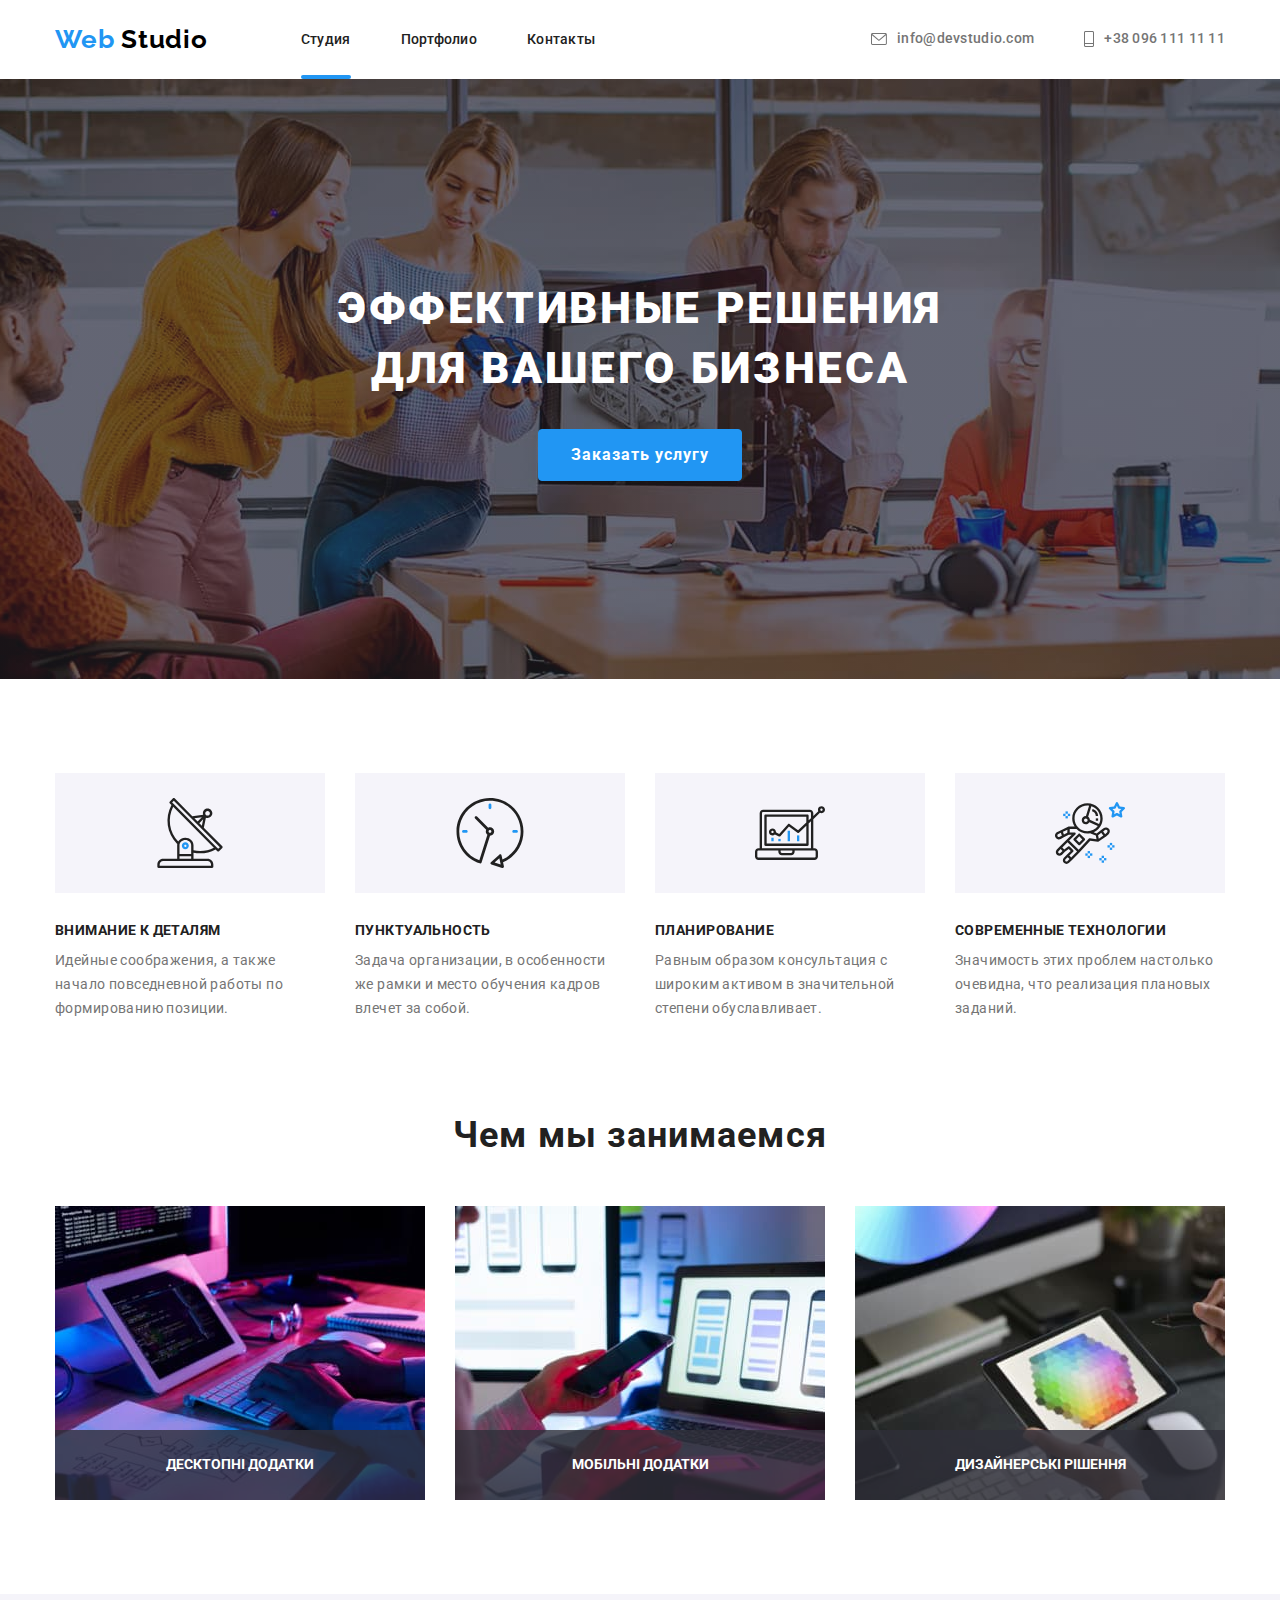
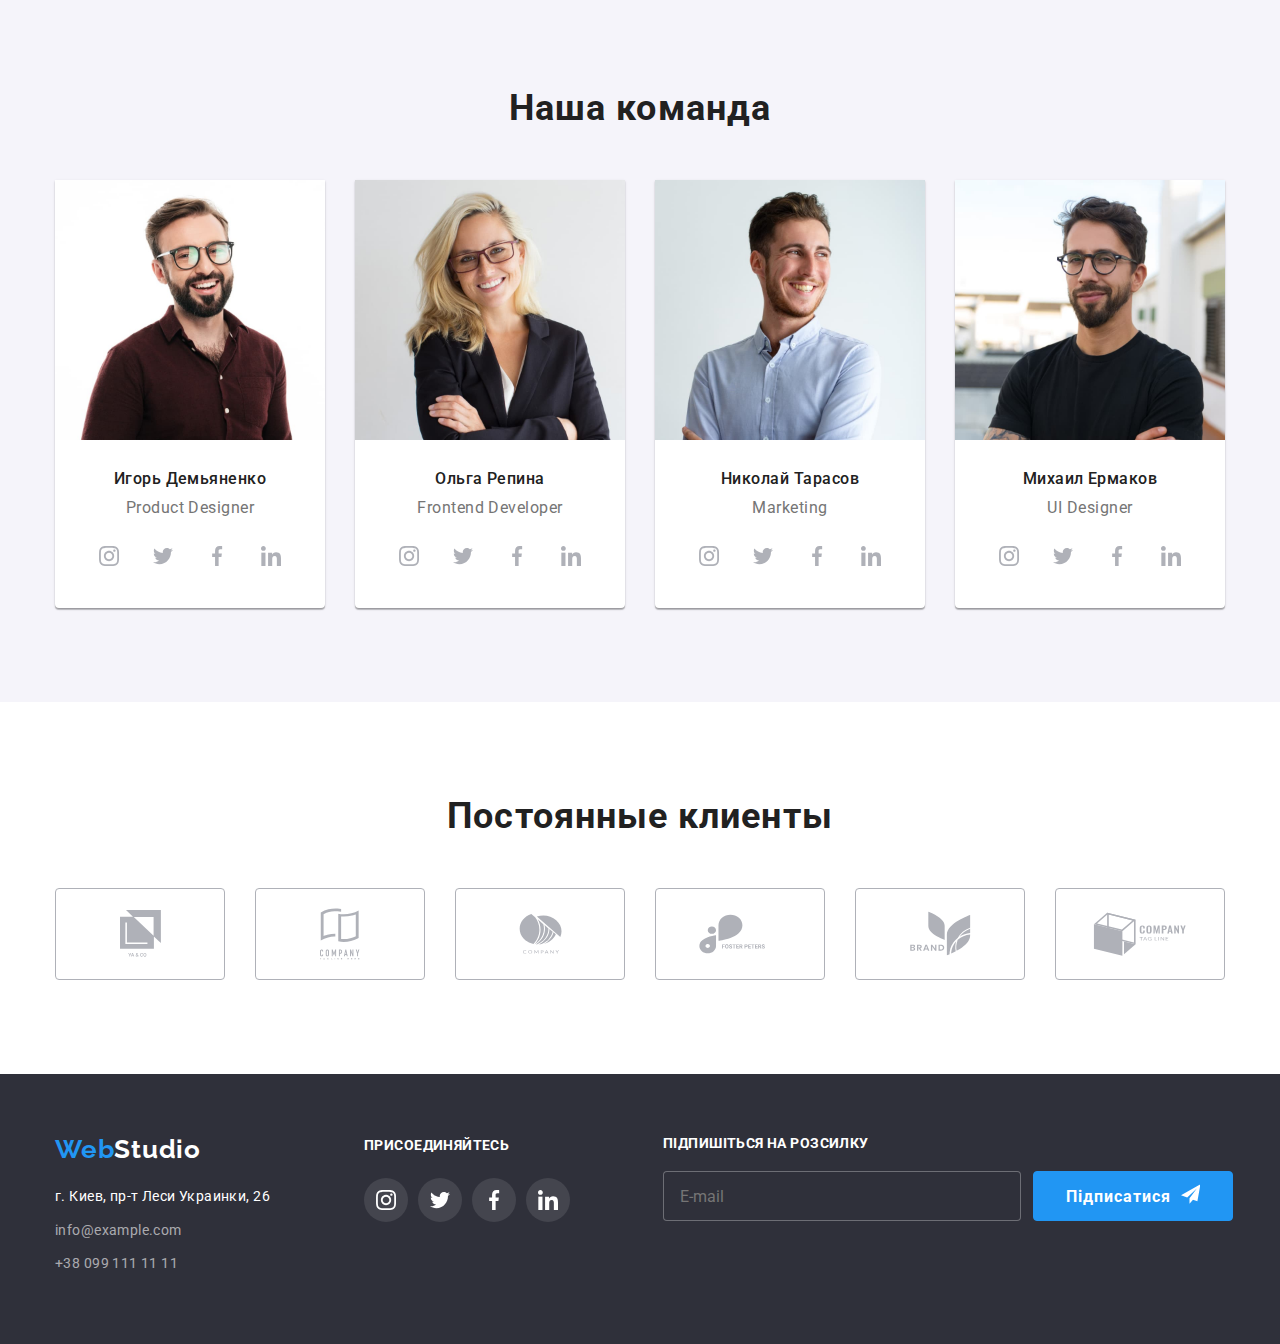
<file: index.html>
<!DOCTYPE html>
<html lang="ru">
<head>
    <meta charset="UTF-8">
    <meta http-equiv="X-UA-Compatible" content="IE=edge">
    <meta name="viewport" content="width=device-width, initial-scale=1.0">
    <title>Document</title>
    <link rel="preconnect" href="https://fonts.googleapis.com">
    <link rel="preconnect" href="https://fonts.gstatic.com" crossorigin>
    <link href="https://fonts.googleapis.com/css2?family=Raleway:wght@700&family=Roboto:wght@400;500;700;900&display=swap"
        rel="stylesheet">
    <link rel="stylesheet" href="https://cdnjs.cloudflare.com/ajax/libs/modern-normalize/1.1.0/modern-normalize.min.css">

    
    <link rel="stylesheet" href="./css/styles.css">
</head>
<body class="font">
    <header class="page-header">
        <div class="container page-header-container">
            <nav class="page-nav">
            
                <a class="link logo" href="index.html">Web <span class="logo-accent">Studio</span></a>
            
                <ul class="list menu ">
                    <li class="menu-item">
                        <a class="link menu-link menu-link-hover" href="index.html">Студия</a>
                    </li>
                    <li class="menu-item">
                        <a class="link menu-link" href="portfolio.html">Портфолио</a>
                    </li>
                    <li class="menu-item">
                        <a class="link menu-link" href="">Контакты</a>
                    </li>
                </ul>
            
            </nav>
            
            <ul class="list menu-address">
                <li class="menu-address-item">
                    <a class="link contact-item" href="mailto:info@devstudio.com"> <svg class="mail-icon" width="16" height="12">
                        <use href="./images/sprite.svg#icon-envelope-hover"></use>
                    </svg> info@devstudio.com
                        
                    </a>
                </li>
                <li>
                    <a class="link contact-item" href="tel:+380961111111"> <svg class="phone-icon" width="10" height="16">
                        <use href="./images/sprite.svg#icon-Vector"></use>
                    </svg>+38 096 111 11 11
                        
                    </a>
                </li>
            </ul>
        </div>
        
    
    
    </header>

    <main>
        

        <section class="hero hero-backgroung-color">
            <div class="container">
                <h1 class="hero-title">Эффективные решения для вашего бизнеса</h1>
                <button class="model-btn" type="button" data-modal-open>Заказать услугу</button>
            </div>
            
        </section>

        <section class="advantages-section">
            <div class="container">
                <h2 hidden class="section-main-title">Преимущества</h2>
                <ul class="list advantages-main-list">
                    <li class="advantages-list icon-network">
                        <h3 class="advantages-title">Внимание к деталям</h3>
                        <p class="advantages-text">Идейные соображения, а также начало повседневной работы по формированию позиции.
                        </p>
                    </li>
                    <li class="advantages-list icon-clock">
                        <h3 class="advantages-title">Пунктуальность</h3>
                        <p class="advantages-text">Задача организации, в особенности же рамки и место обучения кадров влечет за
                            собой.</p>
                    </li>
                    <li class="advantages-list icon-notebook">
                        <h3 class="advantages-title">Планирование</h3>
                        <p class="advantages-text">Равным образом консультация с широким активом в значительной степени
                            обуславливает.</p>
                    </li>
                    <li class="advantages-list icon-astronaut">
                        <h3 class="advantages-title">Современные технологии</h3>
                        <p class="advantages-text">Значимость этих проблем настолько очевидна, что реализация плановых заданий.</p>
                    </li>
                </ul>
            </div>
         
        </section>
       

        <section class="duties-section">
            <div class="container">
                <h2 class="section-main-title">Чем мы занимаемся</h2>
                <ul class="list duties-list">

                    <li class="what-we-do">
                        <div class="what-we-do1">
                            <img src="./images/services/on-paper.jpg" alt="на бумаге" width="370" height="294">
                            <p class="what-we-do-overlay">
                                Десктопні додатки
                            </p>
                        </div>
                       
                    </li>


                    <li class="what-we-do">
                        <div class="what-we-do1">
                            <img src="./images/services/on-notebook.jpg" alt="на ноутбуке" width="370" height="294">
                            <p class="what-we-do-overlay">
                            Мобільні додатки
                            </p>
                        </div>
                        
                        
                    </li>



                    <li class="what-we-do">
                        <div class="what-we-do1">
                            <img src="./images/services/on-tablet.jpg" alt="на планшете" width="370" height="294">
                            <p class="what-we-do-overlay">
                                Дизайнерські рішення
                            </p>
                        </div>
                       
                    </li>
                </ul>
            </div>
            
        </section>

        <section class="team-section section">
            <div class="container">
                <h2 class="section-main-title">Наша команда</h2>
                <ul class="list team-list">
                    <li class="team-list-shadow">
                        <img class="team-img" src="./images/team/igor-demyanenko.jpg" alt="фото игорь демьяненко" width="270" height="260">
                        <div class="team-description">
                            <h3 class="team-title">Игорь Демьяненко</h3>
                            <p class="job-title" lang="en">Product Designer</p>
                            <ul class="social-list list">
                                <li class="social-list-item">
                                    <a href="" class="social-list-link">
                                        <svg class="social-list-icon" width="20" height="20">
                                            <use href="./images/sprite.svg#icon-instagram-2"></use>
                                        </svg>
                                    </a>
                                </li>
                                <li class="social-list-item">
                                    <a href="" class="social-list-link">
                                        <svg class="social-list-icon" width="20" height="20">
                                            <use href="./images/sprite.svg#icon-twitter-1"></use>
                                        </svg>
                                    </a>
                                </li>
                                <li class="social-list-item">
                                    <a href="" class="social-list-link">
                                        <svg class="social-list-icon" width="20" height="20">
                                            <use href="./images/sprite.svg#icon-facebook-1"></use>
                                        </svg>
                                    </a>
                                </li>
                                <li class="social-list-item">
                                    <a href="" class="social-list-link">
                                        <svg class="social-list-icon" width="20" height="20">
                                            <use href="./images/sprite.svg#icon-linkedin-1"></use>
                                        </svg>
                                    </a>
                                </li>
                            </ul>
                        </div>
                    </li>
                    <li class="team-list-shadow">
                        <img class="team-img" src="./images/team/olga-repina.jpg" alt="фото ольга репина" width="270" height="260">
                        <div class="team-description">
                            <h3 class="team-title">Ольга Репина</h3>
                            <p class="job-title" lang="en">Frontend Developer</p>
                            <ul class="social-list list">
                                <li class="social-list-item">
                                    <a href="" class="social-list-link">
                                        <svg class="social-list-icon" width="20" height="20">
                                            <use href="./images/sprite.svg#icon-instagram-2"></use>
                                        </svg>
                                    </a>
                                </li>
                                <li class="social-list-item">
                                    <a href="" class="social-list-link">
                                        <svg class="social-list-icon" width="20" height="20">
                                            <use href="./images/sprite.svg#icon-twitter-1"></use>
                                        </svg>
                                    </a>
                                </li>
                                <li class="social-list-item">
                                    <a href="" class="social-list-link">
                                        <svg class="social-list-icon" width="20" height="20">
                                            <use href="./images/sprite.svg#icon-facebook-1"></use>
                                        </svg>
                                    </a>
                                </li>
                                <li class="social-list-item">
                                    <a href="" class="social-list-link">
                                        <svg class="social-list-icon" width="20" height="20">
                                            <use href="./images/sprite.svg#icon-linkedin-1"></use>
                                        </svg>
                                    </a>
                                </li>
                            </ul>
                        </div>
                    </li>
                    <li class="team-list-shadow">
                        <img class="team-img" src="./images/team/nikolay-tarasov.jpg" alt="фото николаи тарасов" width="270" height="260">
                        <div class="team-description">
                            <h3 class="team-title">Николай Тарасов</h3>
                            <p class="job-title" lang="en">Marketing</p>
                            <ul class="social-list list">
                                <li class="social-list-item">
                                    <a href="" class="social-list-link">
                                        <svg class="social-list-icon" width="20" height="20">
                                            <use href="./images/sprite.svg#icon-instagram-2"></use>
                                        </svg>
                                    </a>
                                </li>
                                <li class="social-list-item">
                                    <a href="" class="social-list-link">
                                        <svg class="social-list-icon" width="20" height="20">
                                            <use href="./images/sprite.svg#icon-twitter-1"></use>
                                        </svg>
                                    </a>
                                </li>
                                <li class="social-list-item">
                                    <a href="" class="social-list-link">
                                        <svg class="social-list-icon" width="20" height="20">
                                            <use href="./images/sprite.svg#icon-facebook-1"></use>
                                        </svg>
                                    </a>
                                </li>
                                <li class="social-list-item">
                                    <a href="" class="social-list-link">
                                        <svg class="social-list-icon" width="20" height="20">
                                            <use href="./images/sprite.svg#icon-linkedin-1"></use>
                                        </svg>
                                    </a>
                                </li>
                            </ul>
                        </div>
                    </li>
                    <li class="team-list-shadow">
                        <img class="team-img" src="./images/team/mikhail-ermakov.jpg" alt="фото михаил ермаков" width="270" height="260">
                        <div class="team-description">
                            <h3 class="team-title">Михаил Ермаков</h3>
                            <p class="job-title" lang="en">UI Designer</p>
                            <ul class="social-list list">
                                <li class="social-list-item">
                                    <a href="" class="social-list-link">
                                        <svg class="social-list-icon" width="20" height="20">
                                            <use href="./images/sprite.svg#icon-instagram-2"></use>
                                        </svg>
                                    </a>
                                </li>
                                <li class="social-list-item">
                                    <a href="" class="social-list-link">
                                        <svg class="social-list-icon" width="20" height="20">
                                            <use href="./images/sprite.svg#icon-twitter-1"></use>
                                        </svg>
                                    </a>
                                </li>
                                <li class="social-list-item">
                                    <a href="" class="social-list-link">
                                        <svg class="social-list-icon" width="20" height="20">
                                            <use href="./images/sprite.svg#icon-facebook-1"></use>
                                        </svg>
                                    </a>
                                </li>
                                <li class="social-list-item">
                                    <a href="" class="social-list-link">
                                        <svg class="social-list-icon" width="20" height="20">
                                            <use href="./images/sprite.svg#icon-linkedin-1"></use>
                                        </svg>
                                    </a>
                                </li>
                            </ul>
                        </div>
                    </li>
                </ul>
            </div>
            
        </section>


        <section class="clients-section">
            <div class="container">
                <h2 class="section-main-title">Постоянные клиенты</h2>
                <ul class="clients-list list">
                    <li class="clients-list-logo">
                        <a href="" class="clients-list-link">
                            <svg class="clients-list-icon" width="41" height="47">
                                <use href="./images/sprite.svg#icon-Union"></use>
                            </svg>
                        </a>
                    </li>
                    <li class="clients-list-logo">
                        <a href="" class="clients-list-link">
                            <svg class="clients-list-icon" width="40" height="52">
                                <use href="./images/sprite.svg#icon-group"></use>
                            </svg>
                        </a>
                    </li>
                    <li class="clients-list-logo">
                        <a href="" class="clients-list-link">
                            <svg class="clients-list-icon" width="43" height="41">
                                <use href="./images/sprite.svg#icon-group-1"></use>
                            </svg>
                        </a>
                    </li>
                    <li class="clients-list-logo">
                        <a href="" class="clients-list-link">
                            <svg class="clients-list-icon" width="84" height="40">
                                <use href="./images/sprite.svg#icon-group-2"></use>
                            </svg>
                        </a>
                    </li>
                    <li class="clients-list-logo">
                        <a href="" class="clients-list-link">
                            <svg class="clients-list-icon" width="63" height="45">
                                <use href="./images/sprite.svg#icon-group-3"></use>
                            </svg>
                        </a>
                    </li>
                    <li class="clients-list-logo">
                        <a href="" class="clients-list-link">
                            <svg class="clients-list-icon" width="94" height="44">
                                <use href="./images/sprite.svg#icon-Object"></use>
                            </svg>
                        </a>
                    </li>
                </ul>
            </div>
            
        </section>

    </main>


    <footer class="color">
        <div class="container container-footer">
            <div class="container-footer-list">
                <a class="link logo logo-footer" href="index.html">Web<span class="logo-accent-footer">Studio</span></a>
                
                <address>
                    <ul class="list">
                
                        <li class="list-footer">
                            <a class="link address" href="https://goo.gl/maps/79wJ6iFCeuB7EtHP7" target="_blank" rel="noopener noreferrer">г. Киев, пр-т Леси
                                Украинки, 26</a>
                        </li>
                        <li class="list-footer">
                            <a class="link contact-phone-number" href="mailto:info@example.com">info@example.com</a>
                        </li>
                        <li class="list-footer">
                            <a class="link contact-phone-number" href="tel:+380991111111">+38 099 111 11 11</a>
                        </li>
                    </ul>
                </address>
            </div>

            <div class="container-footer-icons">
                <h3 class="footer-title">присоединяйтесь</h3>
                <ul class="footer-social-list list">
                    <li class="footer-social-item">
                        <a href="" class="footer-social-link">
                            <svg class="footer-social-icon" width="20" height="20">
                                <use href="./images/sprite.svg#icon-instagram-2"></use>
                            </svg>
                        </a>
                    </li>
                    <li class="footer-social-item">
                        <a href="" class="footer-social-link">
                            <svg class="footer-social-icon" width="20" height="20">
                                <use href="./images/sprite.svg#icon-twitter-1"></use>
                            </svg>
                        </a>
                    </li>
                    <li class="footer-social-item">
                        <a href="" class="footer-social-link">
                            <svg class="footer-social-icon" width="20" height="20">
                                <use href="./images/sprite.svg#icon-facebook-1"></use>
                            </svg>
                        </a>
                    </li>
                    <li class="footer-social-item">
                        <a href="" class="footer-social-link">
                            <svg class="footer-social-icon" width="20" heigth="20"> 
                                <use href="./images/sprite.svg#icon-linkedin-1"></use>
                            </svg>
                        </a>
                    </li>
                </ul>
            </div>
            <div>
                <p class="modal-form-text-footer">Підпишіться на розсилку</p>
                <form class="modal-form-footer">
                    
                    <label class="modal-form-field-footer">
                        <input type="email" name="user-email" class="modal-form-input-footer" required pattern=".+@" minlength="2"
                            placeholder="E-mail">
                    </label>
                
                    <button type="submit" class="modal-form-submit-footer">Підписатися
                        <svg class="modal-form-icon-footer" width="24" height="24">
                            <use href="./images/sprite.svg#icon-icon-send"></use>
                        </svg>
                    </button>
                </form>
            </div>
           
            
        </div>
        


        
        
        
       
    </footer>


<div class="backdrop is-hidden" data-modal>
    <div class="modal">
        <button type="button" class="modal-close-btn" data-modal-close>
            <svg class="modal-close-btn-icon" width="11" height="11">
                <use href="./images/sprite.svg#icon-Vector-1"></use>
            </svg>
        </button>
        <form class="modal-form">
            <p class="modal-form-text">Залиште свої дані, ми вам передзвонимо</p>
            <label class="modal-form-field">
                <span class="modal-form-input-desc">Ім'я</span>
                <span class="modal-form-input-wrapper">
                    <input type="text" name="user-name" class="modal-form-input" required pattern="^[a-zA-Za-яА-Я]+" minlength="2">
                    <svg class="modal-form-icon" width="12" height="12">
                        <use href="./images/sprite.svg#icon-name-icon-final"></use>
                    </svg>
                </span>
            </label>
            <label class="modal-form-field">
                <span class="modal-form-input-desc">Телефон</span>
               <span class="modal-form-input-wrapper">
                    <input type="tel" name="user-phone" class="modal-form-input" required pattern="[0-9]{3}-[0-9]{3}-[0-9]{2}-[0-9]{2}"
                        title="xxx-xxx-xx-xx">
                    <svg class="modal-form-icon" width="13" height="13">
                        <use href="./images/sprite.svg#icon-phone-icon"></use>
                    </svg>
                </span>
            </label>
            <label class="modal-form-field">
                <span class="modal-form-input-desc">Пошта</span>
                <span class="modal-form-input-wrapper">
                    <input type="mail" name="user-mail" class="modal-form-input" required>
                    <svg class="modal-form-icon" width="15" height="12">
                        <use href="./images/sprite.svg#icon-mail-icon"></use>
                    </svg>
                </span>
            </label>
            <label class="modal-form-field">
                <span class="modal-form-input-desc">Коментар</span>
                <textarea 
                name="user-message"   
                class="modal-form-message" 
                placeholder="Bведіть текст"></textarea>
            </label>
            <input id="user-policy" type="checkbox" name="user-policy" class="modal-form-check visually-hidden">
            <label for="user-policy" class="modal-form-check-desc"><span class="modal-form-decs-policy">Погоджуюся з розсилкою та приймаю&nbsp;</span>  <a class="modal-form-desc-policy-link" href="">Умови договору</a> </label>
            <button type="submit" class="modal-form-submit">Відправити</button>
        </form>
    </div>
</div>



<script src="./css/js/model.js"></script>


</body>
</html>
</file>
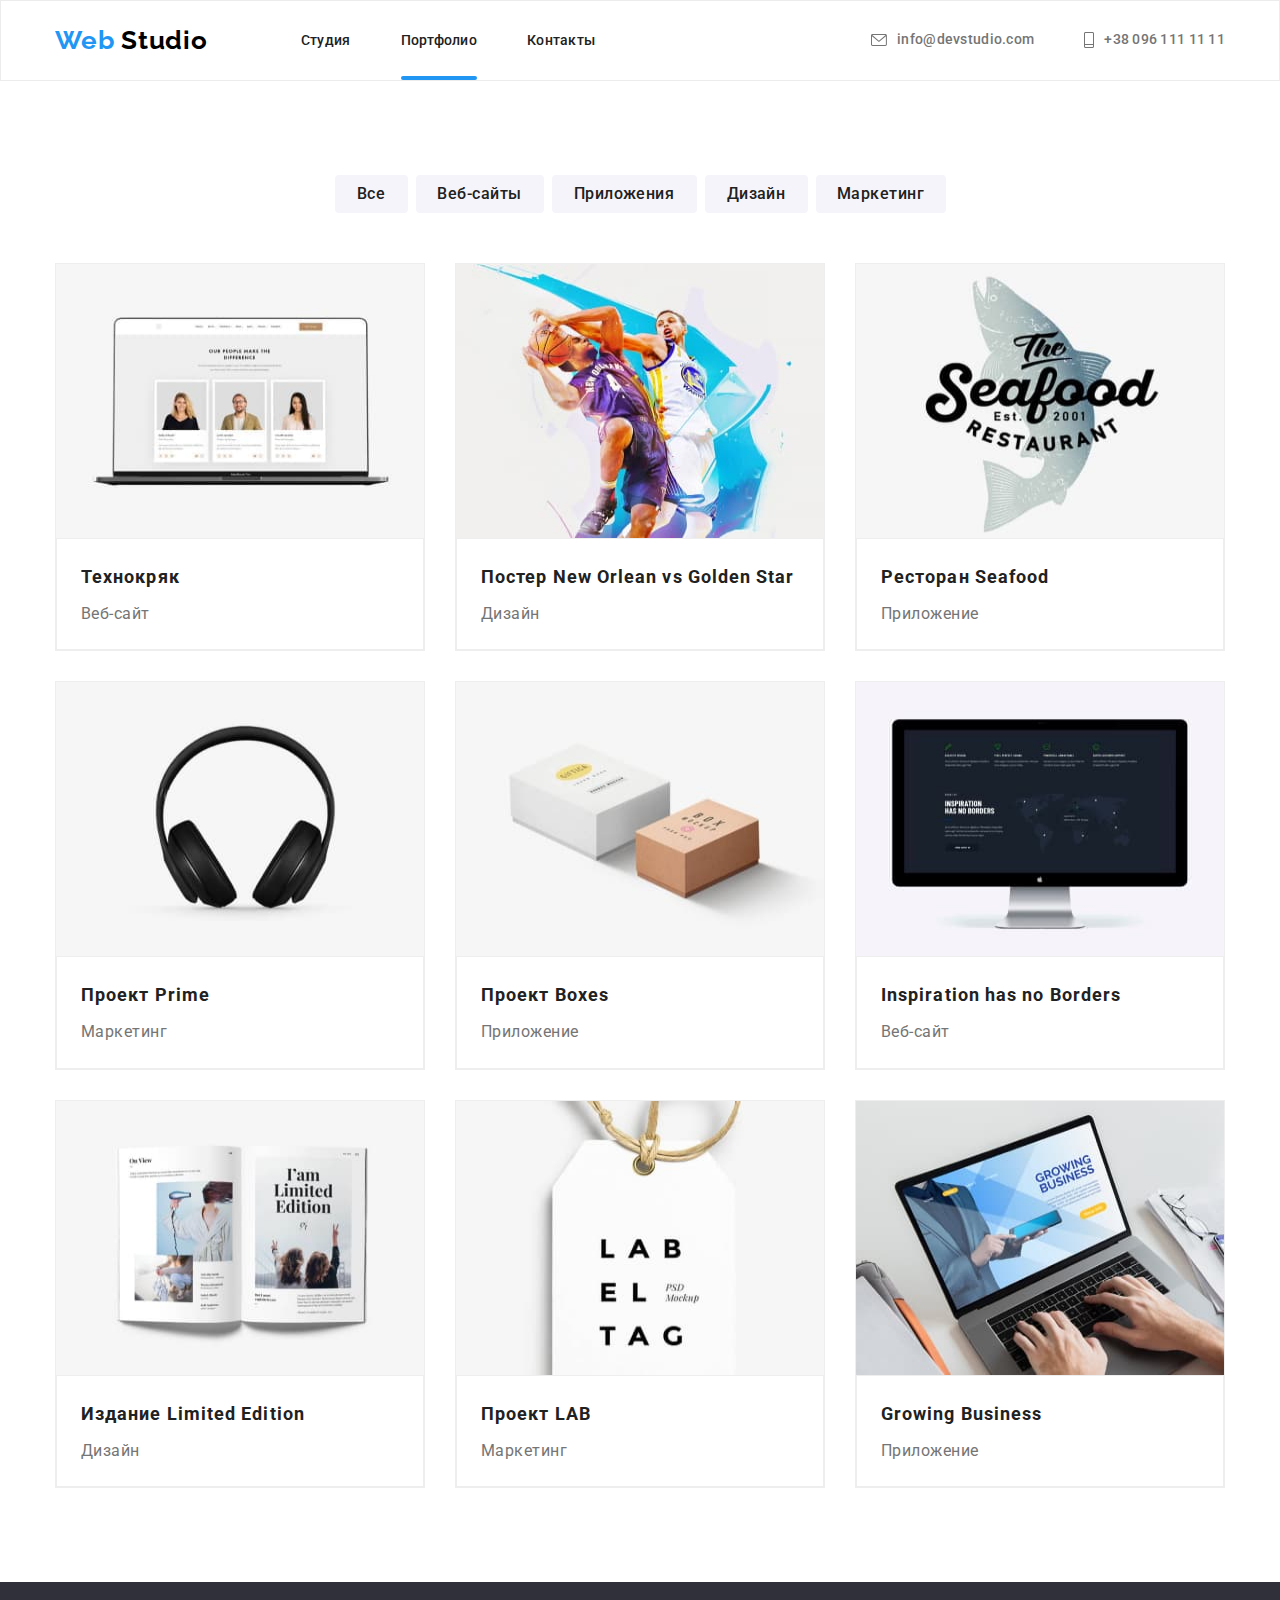
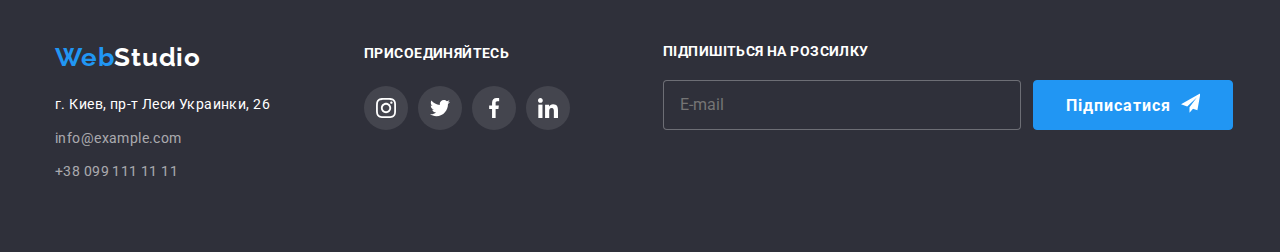
<file: portfolio.html>
<!DOCTYPE html>
<html lang="ru">

<head>
    <meta charset="UTF-8">
    <meta http-equiv="X-UA-Compatible" content="IE=edge">
    <meta name="viewport" content="width=device-width, initial-scale=1.0">
    <title>Document</title>
    <link rel="preconnect" href="https://fonts.googleapis.com">
    <link rel="preconnect" href="https://fonts.gstatic.com" crossorigin>
    <link
        href="https://fonts.googleapis.com/css2?family=Raleway:wght@700&family=Roboto:wght@400;500;700;900&display=swap"
        rel="stylesheet">
    <link rel="stylesheet" href="https://cdnjs.cloudflare.com/ajax/libs/modern-normalize/1.0.0/modern-normalize.min.css" />
        
    <link rel="stylesheet" href="./css/styles.css">
</head>

<body class="font">
    <header class="page-header page-header-portfolio">
        <div class="container page-header-container">
            <nav class="page-nav">
    
                <a class="link logo" href="index.html">Web <span class="logo-accent">Studio</span></a>
    
                <ul class="list menu ">
                    <li class="menu-item">
                        <a class="link menu-link" href="index.html">Студия</a>
                    </li>
                    <li class="menu-item">
                        <a class="link menu-link menu-link-hover" href="portfolio.html">Портфолио</a>
                    </li>
                    <li class="menu-item">
                        <a class="link menu-link" href="">Контакты</a>
                    </li>
                </ul>
    
            </nav>
    
            <ul class="list menu-address">
                <li class="menu-address-item">
                    <a class="link contact-item" href="mailto:info@devstudio.com"> <svg class="mail-icon" width="16"
                            height="12">
                            <use href="./images/sprite.svg#icon-envelope-hover"></use>
                        </svg> info@devstudio.com
    
                    </a>
                </li>
                <li>
                    <a class="link contact-item" href="tel:+380961111111"> <svg class="phone-icon" width="10" height="16">
                            <use href="./images/sprite.svg#icon-Vector"></use>
                        </svg>+38 096 111 11 11
    
                    </a>
                </li>
            </ul>
        </div>
    
    
    
    </header>
    <main>
        <section class="section-portfolio">
            <div class="container">
                <h1 hidden >Меню</h1>
                <ul class="list items-menu">
                
                    <li class="list-items-menu">
                        <button class="model-btn-portfolio button-portfolio-first" type="button">Все</button>
                    </li>
                    <li class="list-items-menu">
                        <button class="model-btn-portfolio button-portfolio-second" type="button">Веб-сайты</button>
                    </li>
                    <li class="list-items-menu">
                        <button class="model-btn-portfolio button-portfolio-third" type="button">Приложения</button>
                    </li>
                    <li class="list-items-menu">
                        <button class="model-btn-portfolio button-portfolio-forth" type="button">Дизайн</button>
                    </li>
                    <li class="list-items-menu">
                        <button class="model-btn-portfolio button-portfolio-fifth" type="button">Маркетинг</button>
                    </li>
                </ul>
                
                <h2 hidden>Все виды постеров</h2>
                <ul class="list items-menu-two">
                    <li class="items-menu-two-flex">
                        <a href="" class="items-menu-link-wrapper">
                            <div class="items-menu-flex-wrapper">
                                <img class="img-portfolio" src="./images/portfolio/poster-one.jpg" alt="ноутбук" width="370" height="274">
                                <p class="overlay">Ресурс пропонує комплексні пропозиції з різним рівнем функціоналу та сервісів. Все це дозволить
                                    відвідувачу отримати
                                    вичерпні відомості про компанію чи приватну особу.</p>
                            </div>
                        </a>
                        
                       
                        <div class="title-description">
                            <h3 class="title-item-portfolio" class="poster-title">Технокряк</h3>
                            <p class="description-poster">Веб-сайт</p>
                        </div>
                    </li>

                    <li class="items-menu-two-flex">
                        <a href="" class="items-menu-link-wrapper">
                            <div class="items-menu-flex-wrapper">
                                <img class="img-portfolio" src="./images/portfolio/poster-two.jpg" alt="два парня" width="370" height="274">
                                <p class="overlay">Ресурс пропонує комплексні пропозиції з різним рівнем функціоналу та сервісів. Все це дозволить
                                    відвідувачу отримати
                                    вичерпні відомості про компанію чи приватну особу.</p>
                            </div>
                        </a>
                        
                        <div class="title-description">
                            <h3 class="title-item-portfolio" class="poster-title" lang="en">Постер New Orlean vs Golden Star</h3>
                            <p class="description-poster">Дизайн</p>
                        </div>
                    </li>

                    <li class="items-menu-two-flex">
                        <a href="" class="items-menu-link-wrapper">
                            <div class="items-menu-flex-wrapper">
                                <img class="img-portfolio" src="./images/portfolio/poster-three.jpg" alt="логотип ресторана" width="370"
                                    height="274">
                                <p class="overlay">Ресурс пропонує комплексні пропозиції з різним рівнем функціоналу та сервісів. Все це дозволить
                                    відвідувачу отримати
                                    вичерпні відомості про компанію чи приватну особу.</p>
                            </div>
                        </a>
                        <div class="title-description">
                            <h3 class="title-item-portfolio" class="poster-title" lang="en">Ресторан Seafood</h3>
                            <p class="description-poster">Приложение</p>
                        </div>
                    </li>

                    <li class="items-menu-two-flex">
                        <a href="" class="items-menu-link-wrapper">
                            <div class="items-menu-flex-wrapper">
                                <img class="img-portfolio" src="./images/portfolio/poster-four.jpg" alt="наушники" width="370" height="274">
                                <p class="overlay">Ресурс пропонує комплексні пропозиції з різним рівнем функціоналу та сервісів. Все це дозволить
                                    відвідувачу отримати
                                    вичерпні відомості про компанію чи приватну особу.</p>
                            </div>
                        </a>
                        <div class="title-description">
                            <h3 class="title-item-portfolio" class="poster-title" lang="en">Проект Prime</h3>
                            <p class="description-poster">Маркетинг</p>
                        </div>
                    </li>

                    <li class="items-menu-two-flex">
                        <a href="" class="items-menu-link-wrapper">
                            <div class="items-menu-flex-wrapper">
                                <img class="img-portfolio" src="./images/portfolio/poster-five.jpg" alt="две коробки" width="370" height="274">
                                <p class="overlay">Ресурс пропонує комплексні пропозиції з різним рівнем функціоналу та сервісів. Все це дозволить
                                    відвідувачу отримати
                                    вичерпні відомості про компанію чи приватну особу.</p>
                            </div>
                        </a>
                        <div class="title-description">
                            <h3 class="title-item-portfolio" class="poster-title" lang="en">Проект Boxes</h3>
                            <p class="description-poster">Приложение</p>
                        </div>
                    </li>

                    <li class="items-menu-two-flex">
                        <a href="" class="items-menu-link-wrapper">
                            <div class="items-menu-flex-wrapper">
                                <img class="img-portfolio" src="./images/portfolio/poster-six.jpg" alt="компьютер" width="370" height="274">
                                <p class="overlay">Ресурс пропонує комплексні пропозиції з різним рівнем функціоналу та сервісів. Все це дозволить
                                    відвідувачу отримати
                                    вичерпні відомості про компанію чи приватну особу.</p>
                            </div>
                        </a>
                        <div class="title-description">
                            <h3 class="title-item-portfolio" class="poster-title" lang="en">Inspiration has no Borders</h3>
                            <p class="description-poster">Веб-сайт</p>
                        </div>
                    </li>

                    <li class="items-menu-two-flex">
                        <a href="" class="items-menu-link-wrapper">
                            <div class="items-menu-flex-wrapper">
                                <img class="img-portfolio" src="./images/portfolio/poster-seven.jpg" alt="журнал" width="370" height="274">
                                <p class="overlay">Ресурс пропонує комплексні пропозиції з різним рівнем функціоналу та сервісів. Все це дозволить
                                    відвідувачу отримати
                                    вичерпні відомості про компанію чи приватну особу.</p>
                            </div>
                        </a>
                        <div class="title-description">
                            <h3 class="title-item-portfolio" class="poster-title" lang="en">Издание Limited Edition</h3>
                            <p class="description-poster">Дизайн</p>
                        </div>
                    </li>

                    <li class="items-menu-two-flex">
                       <a href="" class="items-menu-link-wrapper">
                        <div class="items-menu-flex-wrapper">
                            <img class="img-portfolio" src="./images/portfolio/poster-eight.jpg" alt="бирка" width="370" height="274">
                            <p class="overlay">Ресурс пропонує комплексні пропозиції з різним рівнем функціоналу та сервісів. Все це дозволить
                                відвідувачу отримати вичерпні відомості про компанію чи приватну особу.</p>
                       </div>
                    </a>
                        <div class="title-description">
                            <h3 class="title-item-portfolio" class="poster-title" lang="en">Проект LAB</h3>
                            <p class="description-poster">Маркетинг</p>
                        </div>
                    </li>

                    <li class="items-menu-two-flex">
                        <a href="" class="items-menu-link-wrapper">
                            <div class="items-menu-flex-wrapper">
                                <img class="img-portfolio" src="./images/portfolio/poster-nine.jpg" alt="ноутбук на столе" width="370" height="274">
                                <p class="overlay">Ресурс пропонує комплексні пропозиції з різним рівнем функціоналу та сервісів. Все це дозволить
                                    відвідувачу отримати
                                    вичерпні відомості про компанію чи приватну особу.</p>
                            </div>
                        </a>
                        <div class="title-description">
                            <h3 class="title-item-portfolio" class="poster-title" lang="en">Growing Business</h3>
                            <p class="description-poster">Приложение</p>
                        </div>
                    </li>
                </ul>
            </div>
            
        </section>
        

        
    </main>
    <footer class="color">
        <div class="container container-footer">
            <div class="container-footer-list">
                <a class="link logo logo-footer" href="index.html">Web<span class="logo-accent-footer">Studio</span></a>
    
                <address>
                    <ul class="list">
    
                        <li class="list-footer">
                            <a class="link address" href="https://goo.gl/maps/79wJ6iFCeuB7EtHP7" target="_blank">г. Киев,
                                пр-т Леси
                                Украинки, 26</a>
                        </li>
                        <li class="list-footer">
                            <a class="link contact-phone-number" href="mailto:info@example.com">info@example.com</a>
                        </li>
                        <li class="list-footer">
                            <a class="link contact-phone-number" href="tel:+380991111111">+38 099 111 11 11</a>
                        </li>
                    </ul>
                </address>
            </div>
    
            <div class="container-footer-icons">
                <h3 class="footer-title">присоединяйтесь</h3>
                <ul class="footer-social-list list">
                    <li class="footer-social-item">
                        <a href="" class="footer-social-link">
                            <svg class="footer-social-icon" width="20" heith="20">
                                <use href="./images/sprite.svg#icon-instagram-2"></use>
                            </svg>
                        </a>
                    </li>
                    <li class="footer-social-item">
                        <a href="" class="footer-social-link">
                            <svg class="footer-social-icon" width="20" heith="20">
                                <use href="./images/sprite.svg#icon-twitter-1"></use>
                            </svg>
                        </a>
                    </li>
                    <li class="footer-social-item">
                        <a href="" class="footer-social-link">
                            <svg class="footer-social-icon" width="20" heith="20">
                                <use href="./images/sprite.svg#icon-facebook-1"></use>
                            </svg>
                        </a>
                    </li>
                    <li class="footer-social-item">
                        <a href="" class="footer-social-link">
                            <svg class="footer-social-icon" width="20" heith="20">
                                <use href="./images/sprite.svg#icon-linkedin-1"></use>
                            </svg>
                        </a>
                    </li>
                </ul>
            </div>
            <div>
                <p class="modal-form-text-footer">Підпишіться на розсилку</p>
                <form class="modal-form-footer">
            
                    <label class="modal-form-field-footer">
                        <input type="email" name="user-email" class="modal-form-input-footer" required pattern=".+@" minlength="2"
                            placeholder="E-mail">
                    </label>
            
                    <button type="submit" class="modal-form-submit-footer">Підписатися
                        <svg class="modal-form-icon-footer" width="24" height="24">
                            <use href="./images/sprite.svg#icon-icon-send"></use>
                        </svg>
                    </button>
                </form>
            </div>
    
        </div>
    
    
    
    
    
    
    </footer>
    
</body>
</html>
</file>
<file: css/styles.css>
.list {
    list-style: none;
}

.link {
    text-decoration: none;
}

h1,h2,h3,h4,p {
margin-top: 0;
margin-bottom: 0;
}

ul, ol {
    margin-bottom: 0;
    margin-top: 0;
    padding-left: 0;
}

img {
    display: block;
}

button {
    cursor: pointer;
}

.container {
    width: 1200px;
    margin-left: auto;
    margin-right: auto;
    padding-left: 15px;
    padding-right: 15px;
}


/* header */

.font {
font-family: 'Roboto', sans-serif;
}

.page-header-container {
    display: flex;
    align-items: center;
    padding-top: 24px;
    padding-bottom: 24px;
}

.page-header-portfolio {
    border: 1px solid #ECECEC;
}

.page-nav {
    display: flex;
    align-items: center;
}

.menu {
    display: flex;
    align-items: center;
}

.menu-item:not(:last-child) {
    margin-right: 50px;
}



.logo {
    font-family: 'Raleway',sans-serif;
        font-style: normal;
        font-weight: 700;
        font-size: 26px;
        line-height: 1.19;
        /* identical to box height */
    
        letter-spacing: 0.03em;
    
        color: #2196F3;
        margin-right: 93px;
}

.logo-accent {
    
        font-style: normal;
        font-weight: 700;
        font-size: 26px;
        line-height: 1.19;
        /* identical to box height */
    
        letter-spacing: 0.03em;
    
        color: #000000;
}

.menu-link {
    position: relative;
   
        font-style: normal;
        font-weight: 500;
        font-size: 14px;
        line-height: 1.14;
        letter-spacing: 0.02em;
    
        color: #212121;
        transition: color 250ms cubic-bezier(0.4, 0, 0.2, 1);
        padding-top: 32px;
        padding-bottom: 32px;

}

.menu-link::after {
    position: absolute;
    opacity: 0;
    content: "";
    width: 100%;
    height: 4px;
    border-radius: 2px;
    bottom: 0;
    left: 0;
    background-color: #2196F3;
    transition: opacity 250ms cubic-bezier(0.4, 0, 0.2, 1);

}

.menu-link:hover,
.menu-link:focus {
    color: #2196F3;
}

.menu-link-hover::after {
    opacity: 1;
}



.contact-phone-number-header {
    
    font-family: 'Roboto';
        font-style: normal;
        font-weight: 500;
        font-size: 14px;
        line-height: 16px;
        letter-spacing: 0.02em;
    
        color: #757575;
}



.contact-item {
display: flex;
    align-items: center;
    font-style: normal;
    font-weight: 500;
    font-size: 14px;
    line-height: 1.14;
    letter-spacing: 0.02em;

    color: #757575;
    transition: color 250ms cubic-bezier(0.4, 0, 0.2, 1);
}

.contact-item:hover,
.contact-item:focus {
    color: #2196F3;
}

.menu-address {
    margin-left: auto;
    display: flex;
    align-items: center;  
 
}

.menu-address-item {
    display: flex;
}

.menu-address :not(:last-child) {
    margin-right: 50px;
}


.mail-icon {
    margin-right: 10px;
    fill: currentColor
}

.phone-icon {
    margin-right: 10px;
    fill: currentColor     
}

/* Modal window */

.backdrop {
    position: fixed;
    top: 0;
    left: 0;
    /* position: fixed;
    top: 50%;
    left: 50%; */
    z-index: 100;

    width: 100%;
    height: 100%;
    /* transform: translate(-50%, -50%); */
   

    background-color: rgba(0, 0, 0, 0.2);
    transition: opacity 250ms cubic-bezier(0.4, 0, 0.2, 1),
    visibility 250ms cubic-bezier(0.4, 0, 0.2, 1);
    
  
}

.backdrop.is-hidden {
    opacity: 0;
    pointer-events: none;
    visibility: hidden;
}

.modal {
    position: absolute;
    top: 50%;
    left: 50%;
    transform: translate(-50%, -50%);
    width: 528px;
    height: 581px;
    background-color: #FFFFFF;
    box-shadow: 0px 1px 3px rgba(0, 0, 0, 0.12), 0px 1px 1px rgba(0, 0, 0, 0.14), 0px 2px 1px rgba(0, 0, 0, 0.2);
    border-radius: 4px;
    padding: 40px;
}

.modal-close-btn {
    position: absolute;
    top: 8px;
    right: 8px;
    display: flex;
    justify-content: center;
    align-items: center;
    width: 30px;
    height: 30px;
    border-radius: 50%;
    background: transparent;
    border: 1px solid rgba(0, 0, 0, 0.1);
    padding: 0;
}



.modal-close-btn:hover .modal-close-btn-icon,
.modal-close-btn:focus .modal-close-btn-icon {
    fill: #2196F3;
}

.modal-close-btn-icon {
    transition: fill 250ms cubic-bezier(0.4, 0, 0.2, 1);
}

.modal-form {
    display: flex;
    flex-direction: column;
}

.modal-form-text {
    font-family: 'Roboto';
        font-style: normal;
        font-weight: 700;
        font-size: 20px;
        line-height: 1.1;
        text-align: center;
        letter-spacing: 0.03em;
        color: #212121;
        margin-bottom: 12px;
}

.modal-form-message {
    font-family: 'Roboto';
    font-style: normal;
    font-weight: 400;
    font-size: 12px;
    line-height: 1.1;
    letter-spacing: 0.01em;
    resize: none;
    width: 100%;
    height: 120px;
    padding-left: 16px;
    padding-top: 12px;
    border: 1px solid rgba(33, 33, 33, 0.2);
    border-radius: 4px;
    transition: opacity 250ms cubic-bezier(0.4, 0, 0.2, 1),
            visibility 250ms cubic-bezier(0.4, 0, 0.2, 1);
}

.modal-form-message:focus {
    outline: none;
    border-color: #2196F3;
}

.modal-form-message::placeholder {
    color: rgba(117, 117, 117, 0.5);
}

.modal-form-check-desc::before {
    display: block;
    width: 16px;
    height: 15px;
    content: "";
    /* background: #2196F3; */
    border-radius: 2px;
    cursor: pointer;
    margin-left: 12px;
    margin-right: 7px;
    outline: 1px solid rgba(33, 33, 33, 0.2);
        border-radius: 4px;
    
}

.modal-form-check:checked + .modal-form-check-desc::before {
    background-color:#2196F3;
    background-image: url(../images/icons/check.svg);
    background-repeat: no-repeat;
    background-position: center;
    background-size: 11px 8px;
    
}

.modal-form-check:focus + .modal-form-check-desc::before {
    outline: 1px solid rgba(33, 33, 33, 0.2);
    border-radius: 4px;
}
   

.visually-hidden {
    position: absolute;
    width: 1px;
    height: 1px;
    margin: -1px;
    padding: 0;
    overflow: hidden;
    border: 0;
    clip: rect(0 0 0);
}

.modal-form-check-desc {
    display: flex;
    align-items: center;
    margin-bottom: 30px;

}


.modal-form-decs-policy {
    font-family: 'Roboto';
        font-style: normal;
        font-weight: 400;
        font-size: 14px;
        line-height: 24px;
        /* identical to box height, or 171% */
    
        letter-spacing: 0.03em;
    
        color: #757575;
}

.modal-form-desc-policy-link {
    font-family: 'Roboto';
        font-style: normal;
        font-weight: 400;
        font-size: 14px;
        line-height: 24px;
        /* identical to box height, or 171% */
    
        letter-spacing: 0.03em;
        color: #2196F3;
}

.modal-form-submit {
    width: 200px;
    height: 50px;
    font-family: 'Roboto';
    font-style: normal;
    font-weight: 700;
    font-size: 16px;
    line-height: 1.8;
    border: 0;
    background: #2196F3;
    box-shadow: 0px 4px 4px rgba(0, 0, 0, 0.15);
    border-radius: 4px;
    color: #FFFFFF;
}

.modal-form-input-desc {
    display: block;
    font-family: 'Roboto';
    font-style: normal;
    font-weight: 400;
    font-size: 12px;
    line-height: 1.1;
    letter-spacing: 0.01em;
    color: #757575;
    margin-bottom: 4px;
}

.modal-form-input {
    width: 100%;
    height: 40px;
    border: 1px solid rgba(33, 33, 33, 0.2);
    border-radius: 4px;
    padding: 14px;
    padding-left: 42px;
    color: #000000;
    transition: opacity 250ms cubic-bezier(0.4, 0, 0.2, 1),
            visibility 250ms cubic-bezier(0.4, 0, 0.2, 1);
    

}

.modal-form-input:focus {
    outline: none;
    border-color: #2196F3;
}

.modal-form-input-wrapper {
    display: block;
    position: relative;
}

.modal-form-icon {
    position: absolute;
    top: 50%;
    left: 12px;
    transform: translateY(-50%);
    fill: #212121;
}

.modal-form-input:focus + .modal-form-icon {
    fill: #2196F3;
    
}



.modal-form-field {
    margin-bottom: 10px;
}

.modal-form-submit {
    align-self: center;
    font-style: normal;
        font-weight: 700;
        font-size: 16px;
        line-height: 30px;
        letter-spacing: 0.06em;
        background: #2196F3;
    
        color: #FFFFFF;
        border-radius: 4px;
        border: 1px solid #2196F3;
        cursor: pointer;
        padding-left: 32px;
        padding-right: 32px;
        padding-top: 10px;
        padding-bottom: 10px;
        transition: background-color 250ms cubic-bezier(0.4, 0, 0.2, 1), color 250ms cubic-bezier(0.4, 0, 0.2, 1), box-shadow 0px 4px 4px rgba(0, 0, 0, 0.15);
}

.modal-form-submit:hover,
.modal-form-submit:focus {
    background-color: #188CE8;
    color: white;
    box-shadow: 0px 4px 4px rgba(0, 0, 0, 0.15);
    border-radius: 4px;
}



/* hero */

.hero-backgroung-color {
    background-color: #C4C4C4;
    padding-top: 200px;
    padding-bottom: 200px;
    max-width: 1600px;
    height: 600px;
    margin-left: auto;
    margin-right: auto;
    background-position: center;
    background-size: cover;
    background-image:linear-gradient(rgba(47, 48, 58, 0.4), rgba(47, 48, 58, 0.4)),
     url(../images/background/background-img.jpg);

    
   
}

.hero {
    text-align: center;
}

.model-btn {
    
        font-style: normal;
        font-weight: 700;
        font-size: 16px;
        line-height: 30px;
        letter-spacing: 0.06em;
        background: #2196F3;
    
        color: #FFFFFF;
        border-radius: 4px;
        border: 1px solid #2196F3;
        cursor: pointer;
        padding-left: 32px;
        padding-right: 32px;
        padding-top: 10px;
        padding-bottom: 10px;
        transition: background-color 250ms cubic-bezier(0.4, 0, 0.2, 1), color 250ms cubic-bezier(0.4, 0, 0.2, 1), box-shadow 0px 4px 4px rgba(0, 0, 0, 0.15);
        
    
       
}

.model-btn:hover,
.model-btn:focus {
background-color: #188CE8;
color: white;
box-shadow: 0px 4px 4px rgba(0, 0, 0, 0.15);
border-radius: 4px;

}

.hero-title {
    
        font-style: normal;
        font-weight: 900;
        font-size: 44px;
        line-height: 1.36;
        /* or 136% */
    
        text-align: center;
        letter-spacing: 0.06em;
        text-transform: uppercase;
    
        color: #FFFFFF;
        width: 696px;
        height: 120px;
        margin-left: auto;
    
        margin-right: auto;
        margin-bottom: 30px;

}

/* section-one */

.advantages-section {
    padding-top: 94px;
    padding-bottom: 94px;
}

.advantages-title {
    
        font-style: normal;
        font-weight: 700;
        font-size: 14px;
        line-height: 1.14;
        letter-spacing: 0.03em;
        text-transform: uppercase;
    
        color: #212121;
        margin-bottom: 10px;
        
       
}

.advantages-text {
    
        font-style: normal;
        font-weight: 400;
        font-size: 14px;
        line-height: 1.71;
        /* or 171% */
    
        letter-spacing: 0.03em;
    
        color: #757575;
}

.advantages-main-list {
    display: flex;
    justify-content: space-between;

}

.advantages-list::before {
    
    justify-content: space-between;
    width: 270px;
    content: " ";
    display: block;
    background-color: #F5F4FA;
        ;
    height: 120px;
    background-repeat: no-repeat;
    background-position: center;
    margin-bottom: 30px;
    
    
     
}


.advantages-list:not(:last-child) {
    margin-right: 30px;
}

.icon-network::before {
    background-image: url(../images/icons/icon-network.svg);
    
}

.icon-clock::before {
    background-image: url(../images/icons/icon-clock.svg);
}

.icon-notebook::before {
    background-image: url(../images/icons/icon-notebook.svg);
}

.icon-astronaut::before {
    background-image: url(../images/icons/icon-astronaut.svg);
}



/* section-two */

.duties-section {
    padding-top: 0px;
    padding-bottom: 94px;
    
}

.section-main-title {

    font-style: normal;
    font-weight: 700;
    font-size: 36px;
    line-height: 1.16;
    text-align: center;
    letter-spacing: 0.03em;
    margin-bottom: 50px;

    color: #212121;
}

.duties-list {
    display: flex;
    justify-content: space-between;
}



.what-we-do {
    position: relative;
}


.what-we-do-overlay {
    position: absolute;
    bottom: 0%;
    display: flex;
    justify-content: center;
    align-items: center;
    /* padding-top: 27px;
    padding-left: 95px; */
    width: 370px;
    height: 70px;
    background-color: rgba(47, 48, 58, 0.8);
    font-size: 14px;
    line-height: 1.14;
    color: #FFFFFF;
    text-transform: uppercase;
    font-weight: 700;
}


/* section-three */

.team-section {
    background-color: #F5F4FA;
    padding-top: 94px;
    padding-bottom: 94px;
   
}

.team-title {
    
        font-style: normal;
        font-weight: 500;
        font-size: 16px;
        line-height: 1.18;
        /* identical to box height */
    
        text-align: center;
        letter-spacing: 0.03em;
    
        color: #212121;
        margin-bottom: 10px;
}

.job-title {
    
        font-style: normal;
        font-weight: 400;
        font-size: 16px;
        line-height: 1.18;
        /* identical to box height */
    
        text-align: center;
        letter-spacing: 0.03em;
    
        color: #757575;
        margin-bottom: 16px;
}

.team-list {
    display: flex;
    justify-content: space-between;
}

.team-description {
    padding-top: 30px;
    padding-bottom: 30px;
}

.team-list-shadow {
    box-shadow: 0px 1px 3px rgba(0, 0, 0, 0.12), 0px 1px 1px rgba(0, 0, 0, 0.14), 0px 2px 1px rgba(0, 0, 0, 0.2);
        border-radius: 0px 0px 4px 4px;
        background: #FFFFFF;
}

.social-list {
    display: flex;
    justify-content: center;
    gap: 10px;
}

.social-list-link {
    display: flex;
    justify-content: center;
    align-items: center;
    width: 44px;
    height: 44px;
    border-radius: 50%;
    background-color: #FFFFFF;
    transition: background-color 250ms cubic-bezier(0.4, 0, 0.2, 1);
}

.social-list-link:hover,
.social-list-link:focus {
    background-color: #2196F3;
}

.social-list-icon {
    fill: #AFB1B8;
}

.social-list-link:hover .social-list-icon,
.social-list-link:focus .social-list-icon {
    fill: #FFFFFF;
    
}



/* clients */

.clients-section {
    background-color: #FFFFFF;
    padding-top: 94px;
    padding-bottom: 94px;
}

.clients-list {
    display: flex;
    justify-content: center;
    gap: 30px;
}

.clients-list-link {
    display: flex;
    content: " ";
    justify-content: center;
    align-items: center;

    width: 170px;
    height: 92px;
    border: 1px solid #AFB1B8;
    border-radius: 4px;
    transition: border-color 250ms cubic-bezier(0.4, 0, 0.2, 1);

}

.clients-list-icon {
    fill: #AFB1B8;
    transition: fill 250ms cubic-bezier(0.4, 0, 0.2, 1);
}

.clients-list-link:hover,
.clients-list-link:focus {
    border-color: #2196F3;
}

 .clients-list-link:hover .clients-list-icon,
 .clients-list-link:focus .clients-list-icon {
    fill: #2196F3;
}





/* footer */

.address {

    font-style: normal;
    font-weight: 400;
    font-size: 14px;
    line-height: 1.71;
    /* or 171% */

    letter-spacing: 0.03em;

    color: #FFFFFF;
    
}

.footer-title {
    font-family: 'Roboto';
        font-style: normal;
        font-weight: 700;
        font-size: 14px;
        line-height: 1.71;
        letter-spacing: 0.03em;
        text-transform: uppercase;
        margin-bottom: 20px;
    
        color: #FFFFFF;
}

.container-footer-list {
    
    margin-right: 70px;
    /* padding-top: 60px;
    padding-bottom: 60px; */

}

.container-footer {
    display: flex;
}



.footer-social-list {
    display: flex;
    justify-content: left;
    gap: 10px;
}

.footer-social-link {
    display: flex;
    justify-content: center;
    align-items: center;
    width: 44px;
    height: 44px;
    border-radius: 50%;
    background-color: rgba(255, 255, 255, 0.1);
    transition: background-color 250ms cubic-bezier(0.4, 0, 0.2, 1);
}

.footer-social-icon {
    fill: #FFFFFF;
}

.footer-social-link:hover,
.footer-social-link:focus {
    background-color: #2196F3;
}

.modal-form-footer {
    display: flex;
    align-items: flex-end;
    gap: 12px;
    
}

.modal-form-text-footer {
    font-family: 'Roboto';
        font-style: normal;
        font-weight: 700;
        font-size: 14px;
        line-height: 1.1;
        letter-spacing: 0.03em;
        text-transform: uppercase;
    
        color: #FFFFFF;
       margin-top: 2px;
       margin-bottom: 20px;
       margin-left: 93px;
}

.modal-form-input-footer {
    
    width: 358px;
        height: 50px;
        border: 1px solid rgba(255, 255, 255, 0.3);
        border-radius: 4px;
        /* padding: 15px; */
        padding-left: 16px;
        background-color: #2F303A;
        color: rgba(255, 255, 255, 0.6);
        margin-left: 93px;

}

.modal-form-submit-footer {
    display: flex;
    gap: 10px;
    font-style: normal;
    width: 200px;
    height: 50px;
        font-weight: 700;
        font-size: 16px;
        line-height: 30px;
        letter-spacing: 0.06em;
        background: #2196F3;
    
        color: #FFFFFF;
        border-radius: 4px;
        border: 1px solid #2196F3;
        cursor: pointer;
        padding-left: 32px;
        padding-right: 32px;
        padding-top: 10px;
        padding-bottom: 10px;
        transition: background-color 250ms cubic-bezier(0.4, 0, 0.2, 1), color 250ms cubic-bezier(0.4, 0, 0.2, 1), box-shadow 0px 4px 4px rgba(0, 0, 0, 0.15);
    }

.modal-form-submit-footer:hover,
.modal-form-submit-footer:focus {
    background-color: #188CE8;
    color: white;
    box-shadow: 0px 4px 4px rgba(0, 0, 0, 0.15);
    border-radius: 4px;
        }

      

.modal-form-icon-footer {
display: flex;
    justify-content: center;
    gap: 10px;
}





/* портфолио */

.header-portfolio {
    margin-bottom: 0;
    border: 1px solid #ECECEC;
}

.items-menu {
    display: flex;
    justify-content: center;
    margin-bottom: 50px;


}

.list-items-menu:not(:last-child) {
    margin-right: 8px;
}
.list-items-menu {
    margin-left: 0;
    margin-right: 0;
   
}


.section-portfolio {
    padding-top: 94px;
    padding-bottom: 94px;

    margin-left: auto;
    margin-right: auto;
}

.items-menu-two {
    display: flex;
    flex-wrap: wrap;
    gap: 30px;
    

    
}

.items-menu-two-flex:nth-child(3n) {
   margin-right: 0;
    
} 



.items-menu-two-flex {
    display: block;
    width: 370px;
    border: 1px solid #EEEEEE;
    background: #FFFFFF;
    flex-basis: calc((100% - 60px) / 3);
    transition: box-shadow 250ms cubic-bezier(0.4, 0, 0.2, 1);
   
}

.items-menu-two-flex:hover,
.items-menu-two-flex:focus {
    box-shadow: 0px 1px 1px rgba(0, 0, 0, 0.12), 0px 4px 4px rgba(0, 0, 0, 0.06),
            1px 4px 6px rgba(0, 0, 0, 0.16);
}

.items-menu-link-wrapper:hover .overlay,
.items-menu-link-wrapper:focus .overlay {
    transform: translate(0, 0);
}

.overlay {
    position: absolute;
    top: 0;
    left: 0;
    width: 100%;
    overflow: auto;
    transform: translate(0, 100%);
    transition: transform 250ms cubic-bezier(0.4, 0, 0.2, 1);
    background-color:rgba(33, 150, 243, 0.9);
    font-family: 'Roboto';
        font-style: normal;
        font-weight: 400;
        font-size: 18px;
        line-height: 1.5;
        /* or 156% */
    
        letter-spacing: 0.03em;
    
        color: #FFFFFF;
        padding-left: 24px;
        padding-right: 24px;
        padding-top: 63px;
        padding-bottom: 63px;
}

.items-menu-flex-wrapper {
    position: relative;
    overflow: hidden;
}


.poster-title {

    font-family: 'Roboto';
        font-style: normal;
        font-weight: 700;
        font-size: 18px;
        line-height: 2;
        /* identical to box height, or 200% */
    
        letter-spacing: 0.06em;
    
        color: #212121;
}

.description-poster {

    font-family: 'Roboto';
        font-style: normal;
        font-weight: 400;
        font-size: 16px;
        line-height: 1.9;
        /* identical to box height, or 188% */
    
        letter-spacing: 0.03em;
        /* margin-bottom: 20px; */
    
        color: #757575;
        
}

.model-btn-portfolio {
    font-family: 'Roboto';
        font-style: normal;
        font-weight: 500;
        font-size: 16px;
        line-height: 1.62;
        /* identical to box height, or 162% */
    
        text-align: center;
        letter-spacing: 0.03em;
    
        color: #212121;;
        border-radius: 4px;
        border-color: #F5F4FA;
    transition: background-color 250ms cubic-bezier(0.4, 0, 0.2, 1),
        color 250ms cubic-bezier(0.4, 0, 0.2, 1),
        box-shadow 250ms cubic-bezier(0.4, 0, 0.2, 1);
}

.button-portfolio-first {
    width: 73px;
    height: 38px;
    background: #F5F4FA;
    border: 0px;
     /* box-shadow: 0px 3px 1px rgba(0, 0, 0, 0.1), 0px 1px 2px rgba(0, 0, 0, 0.08), 0px 2px 2px rgba(0, 0, 0, 0.12); */
     border-radius: 4px;
    
}

.button-portfolio-second {
    width: 128px;
    height: 38px;
    background: #F5F4FA;
    border-radius: 4px;
    border: 0px;
}

.button-portfolio-third {
    width: 145px;
    height: 38px;
    background: #F5F4FA;
    border-radius: 4px;
    border: 0px;
}

.button-portfolio-forth {
    width: 103px;
    height: 38px;
    background: #F5F4FA;
    border-radius: 4px;
    border: 0px;
}

.button-portfolio-fifth {
    width: 130px;
    height: 38px;
    background: #F5F4FA;
    border-radius: 4px;
    border: 0px;
}

.model-btn-portfolio:hover,
.model-btn-portfolio:focus {
    background-color: #2196F3;
    color: #FFFFFF;
    box-shadow: 0px 3px 1px rgba(0, 0, 0, 0.1), 0px 1px 2px rgba(0, 0, 0, 0.08), 0px 2px 2px rgba(0, 0, 0, 0.12);
}
    


.color {
    background-color: #2F303A;
    padding-top: 60px;
    padding-bottom: 60px;
   
}

/* .img-portfolio {
    flex-basis: auto;
    /* margin-bottom: 20px; */


.title-item-portfolio {
    font-family: 'Roboto';
        font-style: normal;
        font-weight: 700;
        font-size: 18px;
        line-height: 2;
        /* identical to box height, or 200% */
    
        letter-spacing: 0.06em;
        margin-bottom: 4px;
    
        color: #212121;
    
}

.title-description {
    padding-left: 24px;
    padding-right: 24px;
    padding-top: 20px;
    padding-bottom: 20px;
    border: 1px solid #EEEEEE;
    
   
}


.logo-accent-footer {
    color: #FFFFFF;
    font-style: normal;
        font-weight: 700;
        font-size: 26px;
        line-height: 1.19;
        
    
        letter-spacing: 0.03em;
}



.list-footer {
    margin-bottom: 9px;



}

.logo-footer {
    margin-bottom: 20px;
    display: flex;
}

.footer-social-link {
    transition: background-color 250ms cubic-bezier(0.4, 0, 0.2, 1);
}


.contact-phone-number {
    font-family: 'Roboto';
        font-style: normal;
        font-weight: 400;
        font-size: 14px;
        line-height: 24px;
        /* or 171% */
    
        letter-spacing: 0.03em;
    
        color: rgba(255, 255, 255, 0.6);
}
</file>
